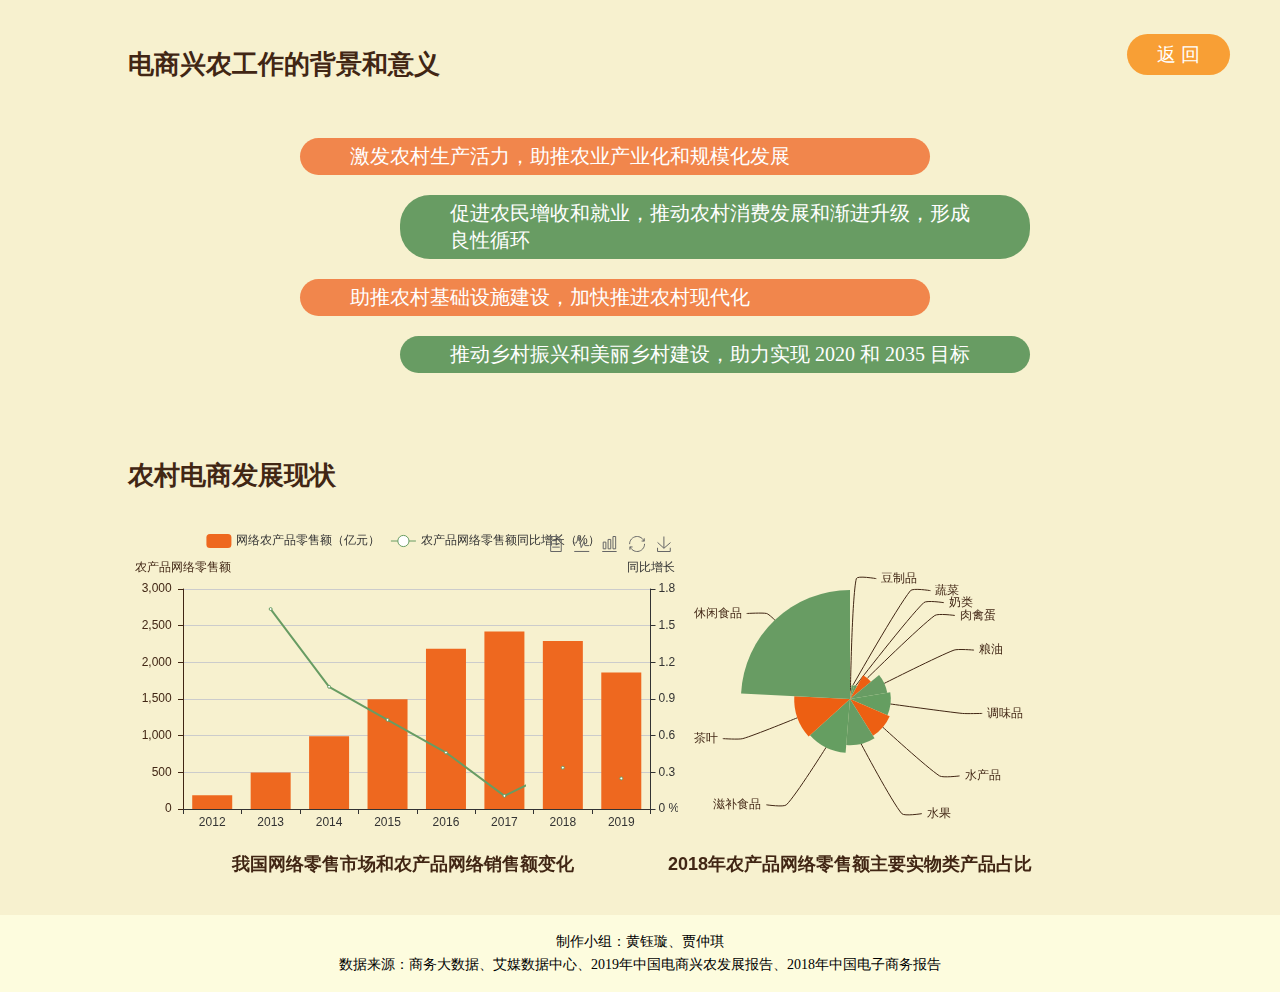
<file: page-201818340406-huangyuxuan-201818340407-jiazhongqi-1702.html>
<!doctype html>
<html>
<head>
<meta charset="utf-8">
<title>助农相关消息</title>
	<link rel="stylesheet" type="text/css" href="css/secondpart.css">
	<script src="js/echarts.min.js" type="text/javascript"></script><!-- 引入 ECharts 文件 -->
</head>

<body>
		<div class="frontCover" id="099">
			<p class="button">
				<a href="index.html">返&nbsp;回</a>
			</p>
		</div>
		<h1>电商兴农工作的背景和意义</h1>
		<br>
		<p class="p1">激发农村生产活力，助推农业产业化和规模化发展</p>
		<p class="p2">促进农民增收和就业，推动农村消费发展和渐进升级，形成良性循环</p>
		<p class="p1">助推农村基础设施建设，加快推进农村现代化</p>
		<p class="p2">推动乡村振兴和美丽乡村建设，助力实现 2020 和 2035 目标</p>
		<br>
		<h1>农村电商发展现状</h1>
		<br>
		<div id="maineight" style="width:550px;height:350px;margin-left:10%"></div>
			<script type="text/javascript">
				var myChart = echarts.init(document.getElementById('maineight'));
				var option = { title: {
									text: '我国网络零售市场和农产品网络销售额变化',
									x:'center',
									y:'bottom',
									textStyle: {
											color: "#412614"}},
											tooltip:{
											trigger: 'axis',
											axisPointer: {
											type: 'cross',
											crossStyle: {
											color: '#999'}}},
							color:['#ee681f'],
							grid:{bottom:'20%',
    						  right:'5%'},
							toolbox: {
								feature: {
									dataView: {show: true, readOnly: false},
									magicType: {show: true, type: ['line', 'bar']},
									restore: {show: true},
									saveAsImage: {show: true}
								}
							},
							legend: {
								data: ['网络农产品零售额（亿元）', '农产品网络零售额同比增长（%）']
							},
							xAxis: [
								{
									type: 'category',
									data: ['2012', '2013', '2014', '2015', '2016', '2017', '2018', '2019'],
									axisPointer: {
										type: 'shadow'
									}
								}
							],
							yAxis: [
								{
									type: 'value',
									name: '农产品网络零售额',
									min: 0,
									max: 3000,
									interval: 500,
									axisLabel:{color:'#412614',formatter: '{value} '},
									axisLine:{
									lineStyle:{color:'#412614'},},},
								{
									type: 'value',
									name: '同比增长',
									min: 0,
									max: 1.8,
									interval: 0.3,
									axisLabel: {
										formatter: '{value} %'
									}
								}
							],
							series: [
								{
									name: '网络农产品零售额（亿元）',
									type: 'bar',
									barWidth:40,
									data: [189.61, 500, 1000, 1505, 2200, 2436.6, 2305, 1873]
								},
								{
									name: '农产品网络零售额同比增长（%）',
									type: 'line',
									yAxisIndex: 1,
									data: [,1.636,1, 0.729, 0.4617, 0.1075,0.338,0.25,],
									color:'#689c63'
								},
							]
						};
						myChart.setOption(option);
		</script>
	<div id="mainnine" style="width:500px;height:360px;margin-right:180px;float:right;margin-top: -360px"></div>
			<script type="text/javascript">
			var myChart = echarts.init(document.getElementById('mainnine'));
				var option = {
						title: {
							text: '2018年农产品网络零售额主要实物类产品占比',
							x:'center',
							y:'bottom',
							textStyle: {
								color: '#412614'
							}
						},
						color:['#f1864c','#689c63','#98BE95'],
						tooltip: {
							trigger: 'item',
							formatter: '{a} <br/>{b} : {c} ({d}%)'
						},

						visualMap: {
							show: false,
							min: 80,
							max: 600,
							inRange: {
								colorLightness: [0.5, 1]
							}
						},
						series: [
							{
								name: '所占比重',
								type: 'pie',
								radius: '60%',
								center: ['50%', '50%'],
								data: [
									{value: 24.2, name: '休闲食品'},
									{value: 12.5, name: '茶叶'},
									{value: 12, name: '滋补食品'},
									{value: 10.2, name: '水果'},
									{value: 9.6, name: '水产品'},
									{value:9.1, name: '调味品'},
									{value: 8.4, name: '粮油'},
									{value: 6, name: '肉禽蛋'},
									{value: 3.2, name: '奶类'},
									{value: 3.1, name: '蔬菜'},
									{value:1.7, name: '豆制品'}
								].sort(function (a, b) { return a.value - b.value; }),
								roseType: 'radius',
								label: {
									color: '#412614'
								},
								labelLine: {
									lineStyle: {
										color: '#412614'
									},
									smooth: 0.2,
									length: 10,
									length2: 20
								},
	
								animationType: 'scale',
								animationEasing: 'elasticOut',
								animationDelay: function (idx) {
									return Math.random() * 200;
								}
							}
						]
					};
				myChart.setOption(option);
		</script>
		<br>
		<br>
	<footer class="lineLast">
		<p>
			制作小组：黄钰璇、贾仲琪<br>
			数据来源：商务大数据、艾媒数据中心、2019年中国电商兴农发展报告、2018年中国电子商务报告<br>
		</p>
	</footer>
</body>
</html>
</file>
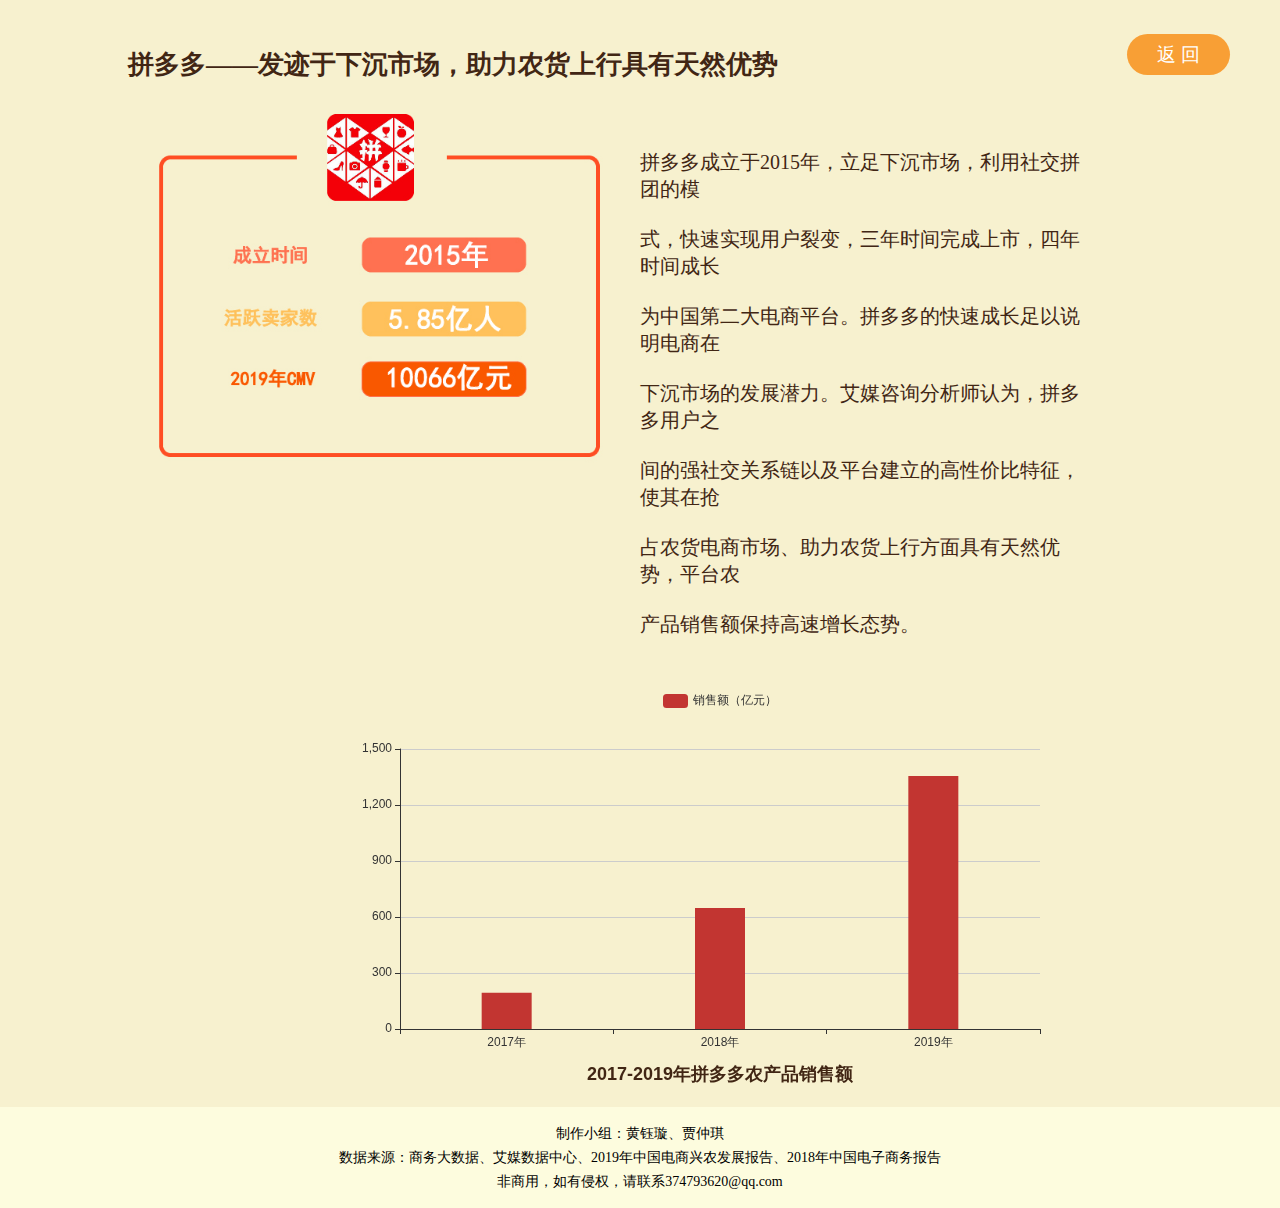
<file: page-201818340406-huangyuxuan-201818340407-jiazhongqi-1703.html>
<!doctype html>
<html lang="zh">
<head>
<meta charset="utf-8">
<title>拼多多案例</title>
	<link rel="stylesheet" type="text/css" href="css/secondpart.css">
	<script src="js/echarts.min.js" type="text/javascript"></script><!-- 引入 ECharts 文件 -->
</head>

<body>
	<div class="frontCover" id="099">
			<p class="button">
				<a href="index.html">返&nbsp;回</a>
			</p>
		</div>
	<h1>拼多多——发迹于下沉市场，助力农货上行具有天然优势</h1>
		<div class="icon">
					<img src="img/201818340406-huangyuxuan-201818340407-jiazhongqi-1711.jpg" alt="拼多多" width="500px">
		</div>
		<p class="p4">拼多多成立于2015年，立足下沉市场，利用社交拼团的模
		<br><br>式，快速实现用户裂变，三年时间完成上市，四年时间成长
		<br><br>为中国第二大电商平台。拼多多的快速成长足以说明电商在
		<br><br>下沉市场的发展潜力。艾媒咨询分析师认为，拼多多用户之
		<br><br>间的强社交关系链以及平台建立的高性价比特征，使其在抢
		<br><br>占农货电商市场、助力农货上行方面具有天然优势，平台农
		<br><br>产品销售额保持高速增长态势。
		</p>
		<div id="mainten" style="width:800px; height:400px; margin-left:25%;margin-top:4%"></div>
    		<script type="text/javascript">
			// 基于准备好的dom，初始化echarts实例
			var myChart = echarts.init(document.getElementById('mainten'));

			// 指定图表的配置项和数据
			var option = {
						title: {
							text: '2017-2019年拼多多农产品销售额',x:'center',
									y:'bottom',textStyle: {
								color: "#412614"}
						},
						tooltip: {},
						legend: {
							data:['销售额（亿元）']
						},
						xAxis: {
							data: ["2017年","2018年","2019年"]
						},
						yAxis: {},
						series: [{
							name: '销售额（亿元）',
							type: 'bar',
							barWidth:50,
							data: [196, 653, 1364]
						}]
					};
			myChart.setOption(option);
    </script>
		<br>
	<footer class="lineLast">
		<p>
		制作小组：黄钰璇、贾仲琪<br>
		数据来源：商务大数据、艾媒数据中心、2019年中国电商兴农发展报告、2018年中国电子商务报告<br>
		非商用，如有侵权，请联系374793620@qq.com
		</p>
	</footer>
</body>
</html>
</file>
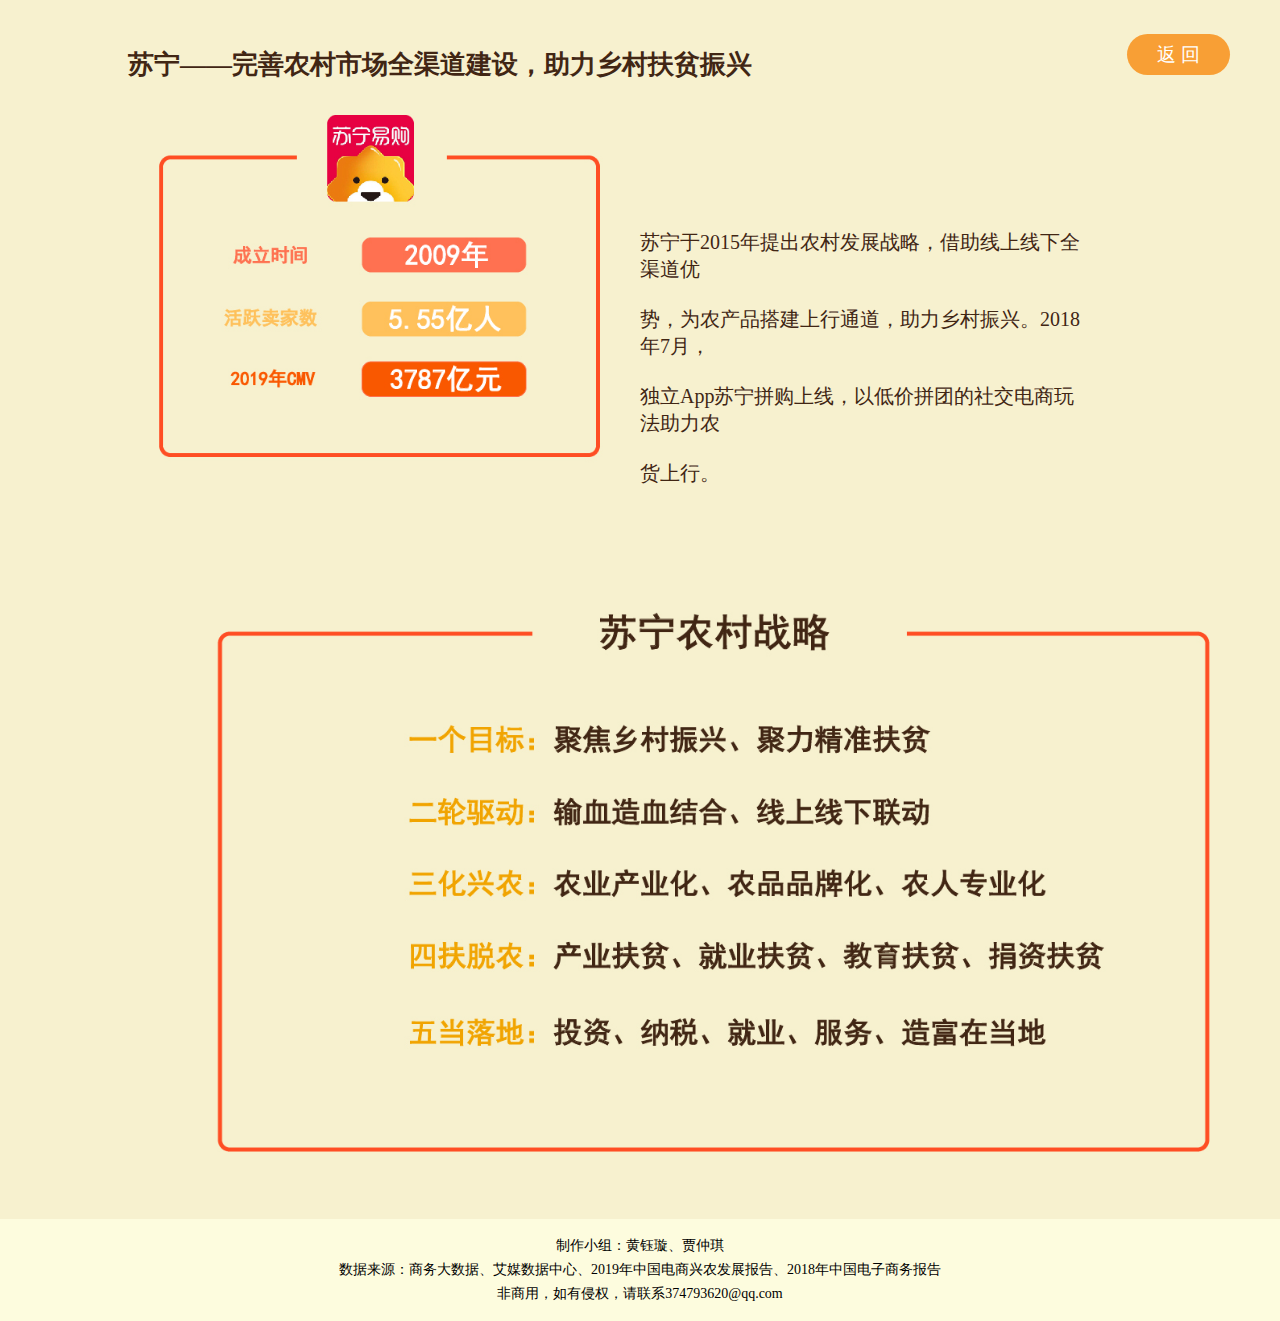
<file: page-201818340406-huangyuxuan-201818340407-jiazhongqi-1704.html>
<!doctype html>
<html lang="zh">
<head>
<meta charset="utf-8">
<title>苏宁易购案例</title>
	<link rel="stylesheet" type="text/css" href="css/secondpart.css">
	<script src="js/echarts.min.js" type="text/javascript"></script><!-- 引入 ECharts 文件 -->
</head>

<body>
	<div class="frontCover" id="099">
			<p class="button">
				<a href="index.html">返&nbsp;回</a>
			</p>
		</div>
	<h1>苏宁——完善农村市场全渠道建设，助力乡村扶贫振兴</h1>
		<div class="icon">
					<img src="img/201818340406-huangyuxuan-201818340407-jiazhongqi-1712.jpg" alt="苏宁" width="500px">
		</div>
		<p class="p3">苏宁于2015年提出农村发展战略，借助线上线下全渠道优
			<br><br>势，为农产品搭建上行通道，助力乡村振兴。2018年7月，
			<br><br>独立App苏宁拼购上线，以低价拼团的社交电商玩法助力农
			<br><br>货上行。
		</p>
	<br>
	<br>
	<br>
	<br>
		<div class="icon2">
					<img src="img/201818340406-huangyuxuan-201818340407-jiazhongqi-1713.jpg" alt="苏宁战略" width="1100px">
		</div>
			<br>
	<footer class="lineLast">
		<p>
		制作小组：黄钰璇、贾仲琪<br>
		数据来源：商务大数据、艾媒数据中心、2019年中国电商兴农发展报告、2018年中国电子商务报告<br>
		非商用，如有侵权，请联系374793620@qq.com
		</p>
	</footer>
	</body>
</html>
</file>
<file: css/secondpart.css>
@charset "utf-8";
/* CSS Document */
body{margin: 0;
	padding: 0;
	border: 0;
	font-size: 100%;
	vertical-align:baseline;
	background-color:#F7F1CF}
.frontCover p a:hover{color:#507962}/*“关于”鼠标放置变化*/
.frontCover p{text-align: right;
				position: fixed;
				width:100%;
				margin-top:25px;}
.button a:hover{opacity:0.7}/*“选择”鼠标放置变化*/
.button{padding-bottom:42px;}
.button a{background-color:#f89f35;
			text-decoration: none;
			border:none;
			font-size:19px;
			color: #FFFFFF;
			border-radius:30px;
			padding:10px 30px 10px 30px;
			margin-left:50px;
			margin-right:50px}
h1{font-family: "黑体";
	font-size: 26px;
	color:#412614;
	margin-left: 10%;
	padding-top:30px}
.p1{background-color: #f1864c;
	border-radius:30px;
	font-family: "黑体";
	font-size: 20px;
	color:#FFF;
	text-decoration: none;
	border:none;
	padding:5px 50px 5px;
	margin-left: 300px;
	margin-right:350px}
.p2{background-color: #689c63;
	border-radius:30px;
	font-family: "黑体";
	font-size: 20px;
	color:#FFF;
	text-decoration: none;
	border:none;
	padding:5px 50px 5px;
	margin-left: 400px;
	margin-right:250px}
.icon{margin-left: 10%;}
.icon2{margin-left: 13%;}
.p3{font-family: "黑体";
	font-size: 20px;
	color:#412614;
	margin-left: 50%;
	margin-right: 15%;
	margin-top:-250px}
.p4{font-family: "黑体";
	font-size: 20px;
	color:#412614;
	margin-left: 50%;
	margin-right: 15%;
	margin-top:-330px}
.lineLast{text-align: center;
			background-color: #fdfcde;
			margin:-50px 0 -50px 0}
#buttonLast{padding-top:20%;
				margin-bottom: -100%}
	.lineLast{background-color: #fdfcde;
				margin:0px 0 -50px 0;
				padding:1px 0px 1px 0px}
	.lineLast p{font-size:15px;
			line-height: 1.5;
			text-align: center;}
#buttonLast{padding-top:20%;
				margin-bottom: -100%}
	.lineLast{background-color: #fdfcde;
				margin:0px 0 -50px 0;
				padding:1px 0px 1px 0px}
	.lineLast p{font-size:14px;
			line-height: 1.7;
			text-align: center;}
</file>
